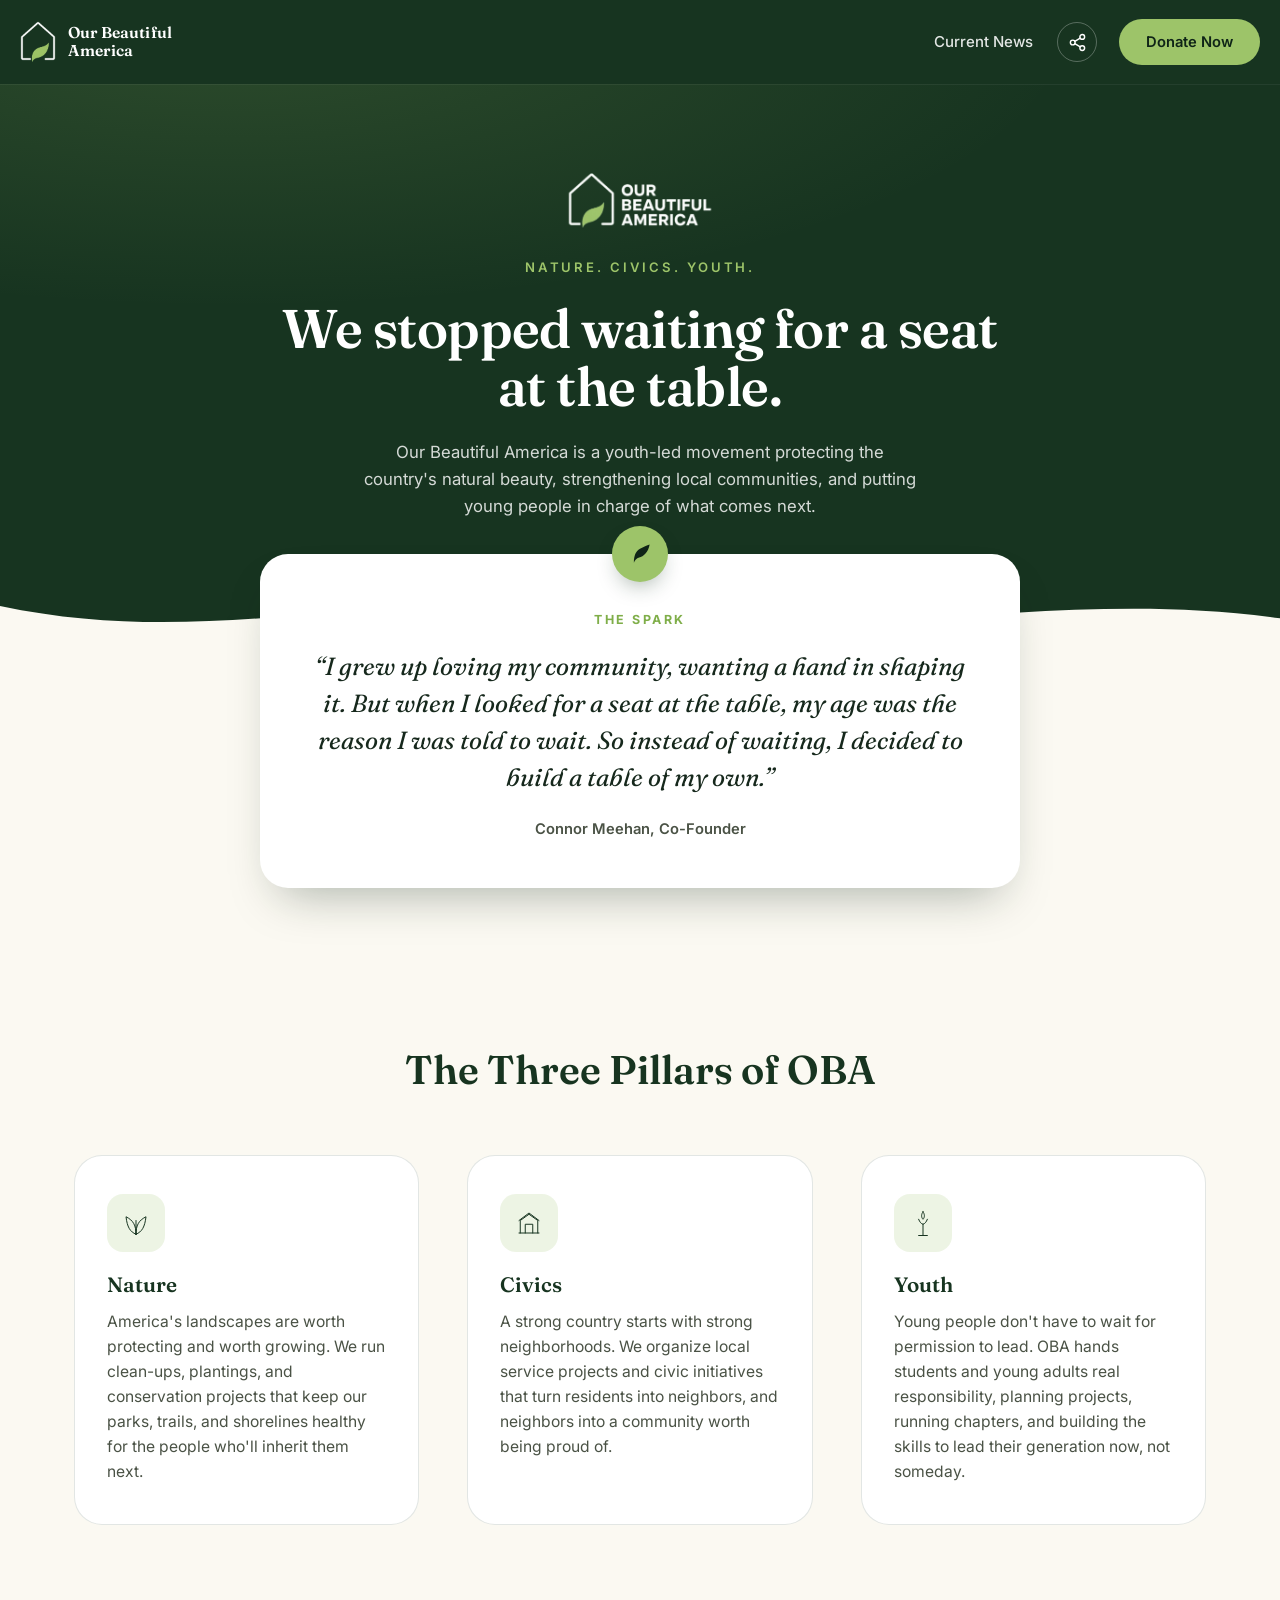
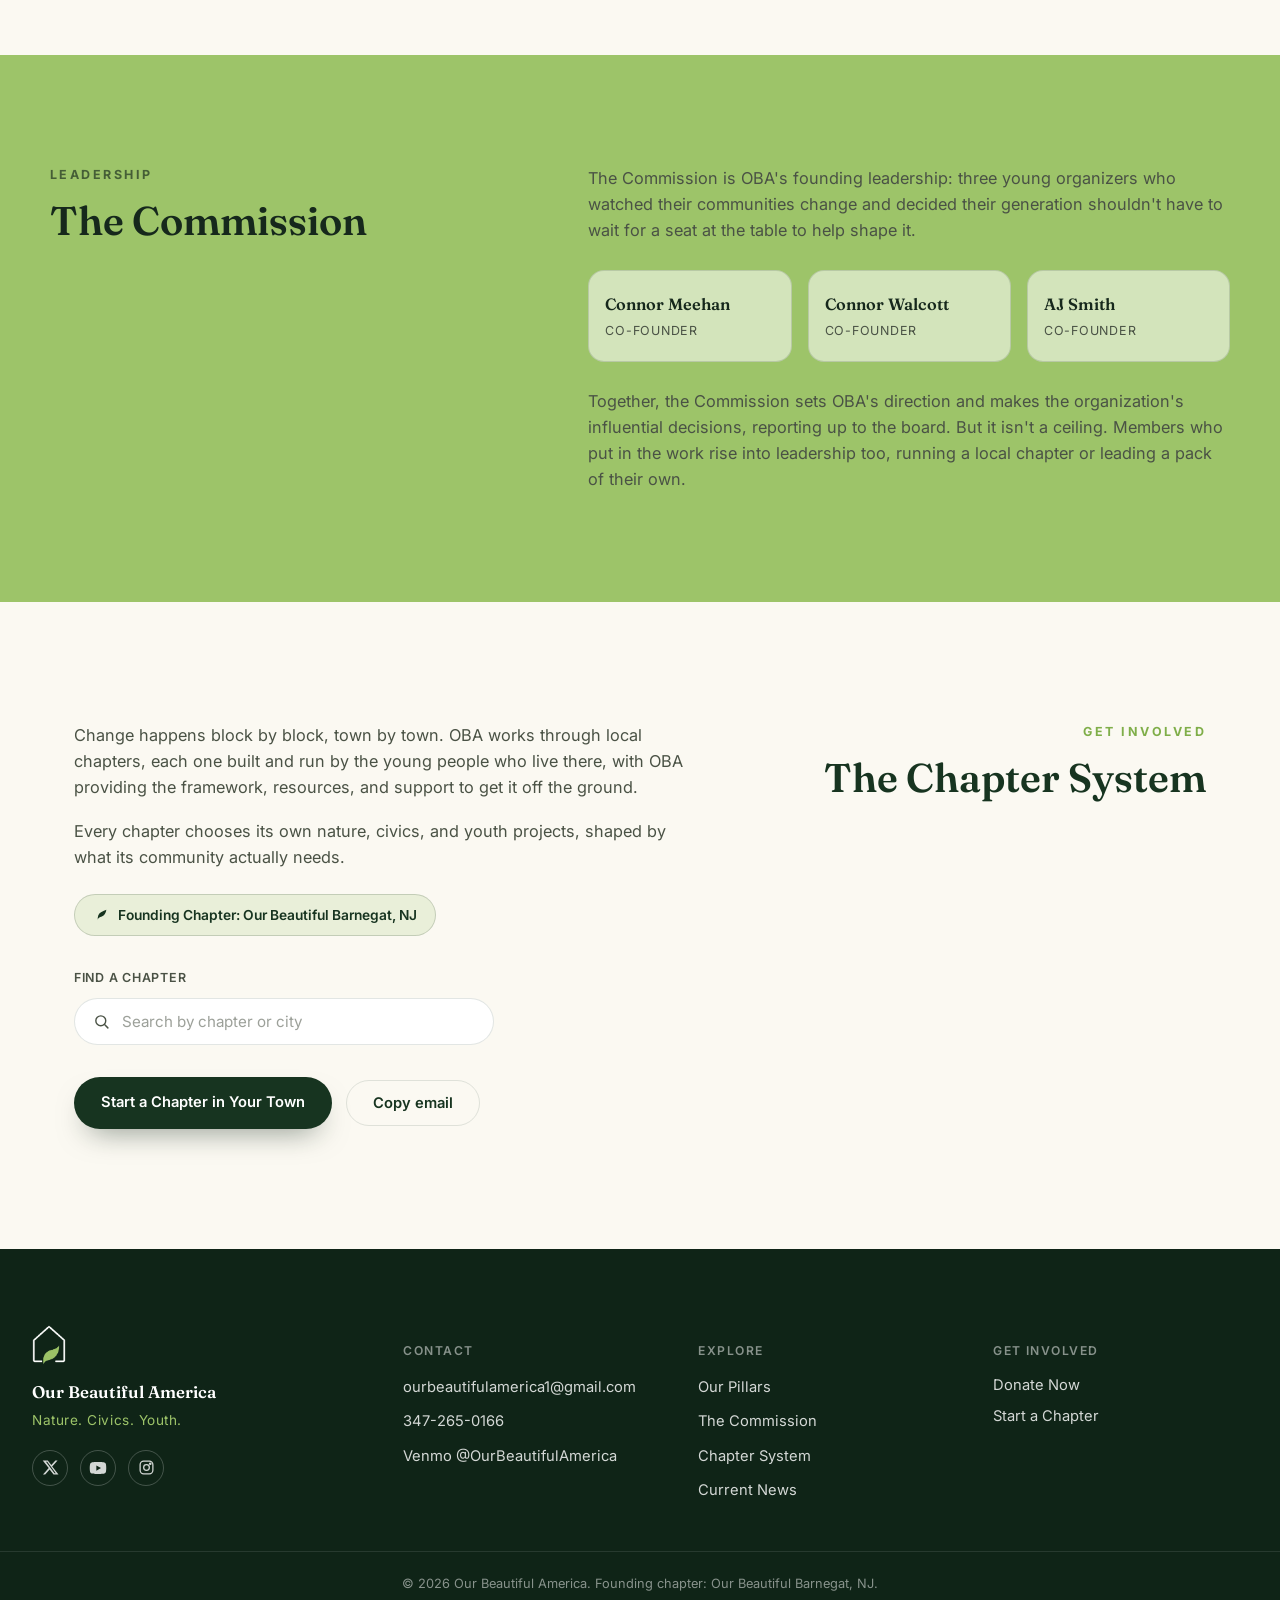
<file: index.html>
<!DOCTYPE html>
<html lang="en">
<head>
<meta charset="UTF-8">
<meta name="viewport" content="width=device-width, initial-scale=1.0">
<title>Our Beautiful America | Nature. Civics. Youth.</title>
<meta name="description" content="Our Beautiful America is a youth-led movement protecting the country's natural beauty, strengthening local communities, and putting young people in charge of what comes next.">
<link rel="icon" type="image/png" sizes="32x32" href="assets/images/favicon-32.png">
<link rel="icon" type="image/png" sizes="16x16" href="assets/images/favicon-16.png">
<link rel="apple-touch-icon" sizes="180x180" href="assets/images/favicon-180.png">
<link rel="preconnect" href="https://fonts.googleapis.com">
<link rel="preconnect" href="https://fonts.gstatic.com" crossorigin>
<link href="https://fonts.googleapis.com/css2?family=Fraunces:ital,opsz,wght@0,9..144,300;0,9..144,400;0,9..144,500;0,9..144,600;0,9..144,700;1,9..144,400;1,9..144,500&family=Inter:wght@400;500;600;700&display=swap" rel="stylesheet">
<link rel="stylesheet" href="css/styles.css">
</head>
<body>

<a class="skip-link" href="#main">Skip to content</a>

<header class="site-header">
  <div class="header-inner">
    <a class="brand" href="#top">
      <img class="brand-mark" src="assets/images/logo-mark.png" alt="">
      <span class="brand-word">Our Beautiful<br>America</span>
    </a>
    <nav class="site-nav" aria-label="Primary">
      <a class="nav-link" href="news.html">Current News</a>
      <div class="share-wrap">
        <button class="icon-btn" id="shareBtn" type="button" aria-haspopup="true" aria-expanded="false">
          <svg width="19" height="19" viewBox="0 0 24 24" fill="none" stroke="currentColor" stroke-width="1.8" stroke-linecap="round" stroke-linejoin="round"><circle cx="18" cy="5" r="3"/><circle cx="6" cy="12" r="3"/><circle cx="18" cy="19" r="3"/><line x1="8.6" y1="10.6" x2="15.4" y2="6.4"/><line x1="8.6" y1="13.4" x2="15.4" y2="17.6"/></svg>
          <span class="sr-only">Share</span>
        </button>
        <div class="share-menu" id="shareMenu">
          <p class="share-title">Share OBA</p>
          <a class="share-item" id="shareEmail" href="#">Email</a>
          <a class="share-item" id="shareX" href="#" target="_blank" rel="noopener">Share on X</a>
          <button class="share-item" id="copyLinkBtn" type="button">Copy link</button>
        </div>
      </div>
      <button class="btn btn-donate" id="donateBtn" type="button">Donate Now</button>
    </nav>
  </div>
</header>

<main id="main">

  <section class="hero" id="top">
    <div class="hero-inner">
      <img class="hero-logo" src="assets/images/logo-full.png" alt="Our Beautiful America">
      <p class="hero-eyebrow reveal">Nature. Civics. Youth.</p>
      <h1 class="hero-title reveal">We stopped waiting for a seat at the table.</h1>
      <p class="hero-sub reveal">Our Beautiful America is a youth-led movement protecting the country's natural beauty, strengthening local communities, and putting young people in charge of what comes next.</p>
    </div>
    <svg class="hero-leaf-divider" viewBox="0 0 1440 90" preserveAspectRatio="none" aria-hidden="true">
      <path d="M0,32 C240,90 420,4 720,40 C1020,76 1200,10 1440,48 L1440,90 L0,90 Z"></path>
    </svg>
  </section>

  <section class="spark" aria-label="The Spark">
    <div class="spark-card reveal">
      <span class="spark-leaf" aria-hidden="true">
        <svg viewBox="0 0 64 64" fill="none"><path d="M54 10c-3 18-14 27-24 30-6 2-10 6-12 12 0-16 4-26 14-32 8-5 16-8 22-10z" fill="currentColor"/></svg>
      </span>
      <span class="spark-eyebrow">The Spark</span>
      <blockquote class="spark-quote">“I grew up loving my community, wanting a hand in shaping it. But when I looked for a seat at the table, my age was the reason I was told to wait. So instead of waiting, I decided to build a table of my own.”</blockquote>
      <cite class="spark-cite">Connor Meehan, Co-Founder</cite>
    </div>
  </section>

  <section class="pillars" id="pillars">
    <h2 class="section-title reveal">The Three Pillars of OBA</h2>
    <div class="pillar-grid">

      <article class="pillar reveal">
        <div class="pillar-icon">
          <svg viewBox="0 0 48 48" fill="none" stroke="currentColor" stroke-width="1.6" stroke-linecap="round" stroke-linejoin="round"><path d="M24 42c0-14 4-22 16-28-2 16-6 24-16 28z"/><path d="M24 42c0-14-4-22-16-28 2 16 6 24 16 28z"/><path d="M24 20v22"/></svg>
        </div>
        <h3>Nature</h3>
        <p>America's landscapes are worth protecting and worth growing. We run clean-ups, plantings, and conservation projects that keep our parks, trails, and shorelines healthy for the people who'll inherit them next.</p>
      </article>

      <article class="pillar reveal">
        <div class="pillar-icon">
          <svg viewBox="0 0 48 48" fill="none" stroke="currentColor" stroke-width="1.6" stroke-linecap="round" stroke-linejoin="round"><path d="M8 40h32"/><path d="M10 40V20l14-10 14 10v20"/><path d="M18 40V26h12v14"/><path d="M8 20l16-12 16 12"/></svg>
        </div>
        <h3>Civics</h3>
        <p>A strong country starts with strong neighborhoods. We organize local service projects and civic initiatives that turn residents into neighbors, and neighbors into a community worth being proud of.</p>
      </article>

      <article class="pillar reveal">
        <div class="pillar-icon">
          <svg viewBox="0 0 48 48" fill="none" stroke="currentColor" stroke-width="1.6" stroke-linecap="round" stroke-linejoin="round"><path d="M24 6c3 4 3 9 0 12-3-3-3-8 0-12z"/><path d="M17 18c2 5 4 7 7 8 3-1 5-3 7-8"/><path d="M24 26v18"/><path d="M17 44h14"/></svg>
        </div>
        <h3>Youth</h3>
        <p>Young people don't have to wait for permission to lead. OBA hands students and young adults real responsibility, planning projects, running chapters, and building the skills to lead their generation now, not someday.</p>
      </article>

    </div>
  </section>

  <section class="commission" id="commission">
    <div class="commission-inner">
      <div class="commission-left reveal">
        <span class="section-eyebrow section-eyebrow-dark">Leadership</span>
        <h2 class="section-title section-title-dark">The Commission</h2>
      </div>
      <div class="commission-right reveal">
        <p>The Commission is OBA's founding leadership: three young organizers who watched their communities change and decided their generation shouldn't have to wait for a seat at the table to help shape it.</p>
        <div class="founders">
          <div class="founder">
            <span class="founder-name">Connor Meehan</span>
            <span class="founder-role">Co-Founder</span>
          </div>
          <div class="founder">
            <span class="founder-name">Connor Walcott</span>
            <span class="founder-role">Co-Founder</span>
          </div>
          <div class="founder">
            <span class="founder-name">AJ Smith</span>
            <span class="founder-role">Co-Founder</span>
          </div>
        </div>
        <p>Together, the Commission sets OBA's direction and makes the organization's influential decisions, reporting up to the board. But it isn't a ceiling. Members who put in the work rise into leadership too, running a local chapter or leading a pack of their own.</p>
      </div>
    </div>
  </section>

  <section class="chapters" id="chapters">
    <div class="chapters-inner">
      <div class="chapters-left reveal">
        <p>Change happens block by block, town by town. OBA works through local chapters, each one built and run by the young people who live there, with OBA providing the framework, resources, and support to get it off the ground.</p>
        <p>Every chapter chooses its own nature, civics, and youth projects, shaped by what its community actually needs.</p>
        <div class="badge">
          <svg viewBox="0 0 24 24" fill="currentColor" aria-hidden="true"><path d="M20 4c-1 7-5 10-9 11-2 1-4 2-4 5 0-6 1-10 5-12 3-2 6-3 8-4z"/></svg>
          Founding Chapter: Our Beautiful Barnegat, NJ
        </div>

        <div class="chapter-search">
          <label class="chapter-search-label" for="chapterSearchInput">Find a chapter</label>
          <div class="chapter-search-bar">
            <svg width="17" height="17" viewBox="0 0 24 24" fill="none" stroke="currentColor" stroke-width="2" stroke-linecap="round"><circle cx="11" cy="11" r="7"/><line x1="21" y1="21" x2="16.65" y2="16.65"/></svg>
            <input type="text" id="chapterSearchInput" placeholder="Search by chapter or city" autocomplete="off">
          </div>
          <div class="chapter-results" id="chapterResults" hidden></div>
        </div>

        <div class="chapters-cta">
          <a class="btn btn-primary" href="apply.html">Start a Chapter in Your Town</a>
          <button type="button" class="btn btn-ghost" id="copyEmailBtn">Copy email</button>
        </div>
      </div>
      <div class="chapters-right reveal">
        <span class="section-eyebrow">Get Involved</span>
        <h2 class="section-title">The Chapter System</h2>
      </div>
    </div>
  </section>

</main>

<footer class="site-footer">
  <div class="footer-inner">
    <div class="footer-brand">
      <img class="footer-mark" src="assets/images/logo-mark.png" alt="">
      <p class="footer-word">Our Beautiful America</p>
      <p class="footer-tag">Nature. Civics. Youth.</p>
      <div class="footer-social">
        <a href="https://x.com/OurBeautifulAm" target="_blank" rel="noopener" aria-label="Our Beautiful America on X">
          <svg width="17" height="17" viewBox="0 0 24 24" fill="currentColor"><path d="M18.9 2H22l-7.6 8.7L23.3 22h-7l-5.5-7.2L4.5 22H1.4l8.1-9.3L1 2h7.2l5 6.6L18.9 2zm-1.2 18h1.7L7.4 3.9H5.6L17.7 20z"/></svg>
        </a>
        <a href="https://www.youtube.com/@OurBeautifulAmerica" target="_blank" rel="noopener" aria-label="Our Beautiful America on YouTube">
          <svg width="18" height="18" viewBox="0 0 24 24" fill="currentColor"><path d="M23 12s0-3.6-.5-5.3c-.3-1-1.1-1.8-2.1-2.1C18.7 4 12 4 12 4s-6.7 0-8.4.6c-1 .3-1.8 1.1-2.1 2.1C1 8.4 1 12 1 12s0 3.6.5 5.3c.3 1 1.1 1.8 2.1 2.1C5.3 20 12 20 12 20s6.7 0 8.4-.6c1-.3 1.8-1.1 2.1-2.1.5-1.7.5-5.3.5-5.3zM9.8 15.5V8.5l6.2 3.5-6.2 3.5z"/></svg>
        </a>
        <a href="https://www.instagram.com/ourbeautifulamerica/" target="_blank" rel="noopener" aria-label="Our Beautiful America on Instagram">
          <svg width="17" height="17" viewBox="0 0 24 24" fill="none" stroke="currentColor" stroke-width="1.8"><rect x="3" y="3" width="18" height="18" rx="5"/><circle cx="12" cy="12" r="4"/><circle cx="17.3" cy="6.7" r="1"/></svg>
        </a>
      </div>
    </div>
    <div class="footer-col">
      <h4>Contact</h4>
      <a href="mailto:ourbeautifulamerica1@gmail.com">ourbeautifulamerica1@gmail.com</a>
      <a href="tel:+13472650166">347-265-0166</a>
      <span>Venmo @OurBeautifulAmerica</span>
    </div>
    <div class="footer-col">
      <h4>Explore</h4>
      <a href="#pillars">Our Pillars</a>
      <a href="#commission">The Commission</a>
      <a href="#chapters">Chapter System</a>
      <a href="news.html">Current News</a>
    </div>
    <div class="footer-col">
      <h4>Get Involved</h4>
      <button type="button" id="footerDonateBtn" class="footer-link-btn">Donate Now</button>
      <a href="apply.html">Start a Chapter</a>
    </div>
  </div>
  <div class="footer-bottom">
    <span>© 2026 Our Beautiful America. Founding chapter: Our Beautiful Barnegat, NJ.</span>
  </div>
</footer>

<div class="modal" id="donateModal" hidden>
  <div class="modal-backdrop" data-close></div>
  <div class="modal-card" role="dialog" aria-modal="true" aria-labelledby="donateTitle">
    <button class="modal-close" data-close type="button" aria-label="Close">
      <svg width="18" height="18" viewBox="0 0 24 24" fill="none" stroke="currentColor" stroke-width="2" stroke-linecap="round"><line x1="5" y1="5" x2="19" y2="19"/><line x1="19" y1="5" x2="5" y2="19"/></svg>
    </button>
    <span class="modal-eyebrow">Support OBA</span>
    <h3 id="donateTitle">Give what you can</h3>
    <p>Every dollar goes straight into local chapter projects: plantings, clean-ups, and community work led by young people.</p>

    <span class="amount-label" id="amountLabel">Give a suggested amount on Venmo</span>
    <div class="amount-row" role="group" aria-labelledby="amountLabel">
      <a class="amount-btn" data-amount="10" data-impact="Helps cover supplies for a chapter clean-up day.">$10</a>
      <a class="amount-btn" data-amount="25" data-impact="Funds a chapter's first project kit.">$25</a>
      <a class="amount-btn" data-amount="50" data-impact="Supports a month of chapter activities.">$50</a>
      <a class="amount-btn" data-amount="100" data-impact="Helps a brand new chapter get off the ground.">$100</a>
    </div>
    <p class="amount-impact" id="amountImpact" aria-live="polite">Pick an amount to open it in Venmo, or send whatever you can below.</p>

    <div class="venmo-box">
      <span class="venmo-label">Venmo</span>
      <span class="venmo-handle">@OurBeautifulAmerica</span>
      <button type="button" id="copyVenmoBtn">Copy</button>
    </div>
    <p class="modal-note">Prefer another way to give, or want to donate as a business? Email us at <a href="mailto:ourbeautifulamerica1@gmail.com">ourbeautifulamerica1@gmail.com</a>.</p>
  </div>
</div>

<script src="js/content.js"></script>
<script src="js/main.js"></script>
</body>
</html>
</file>
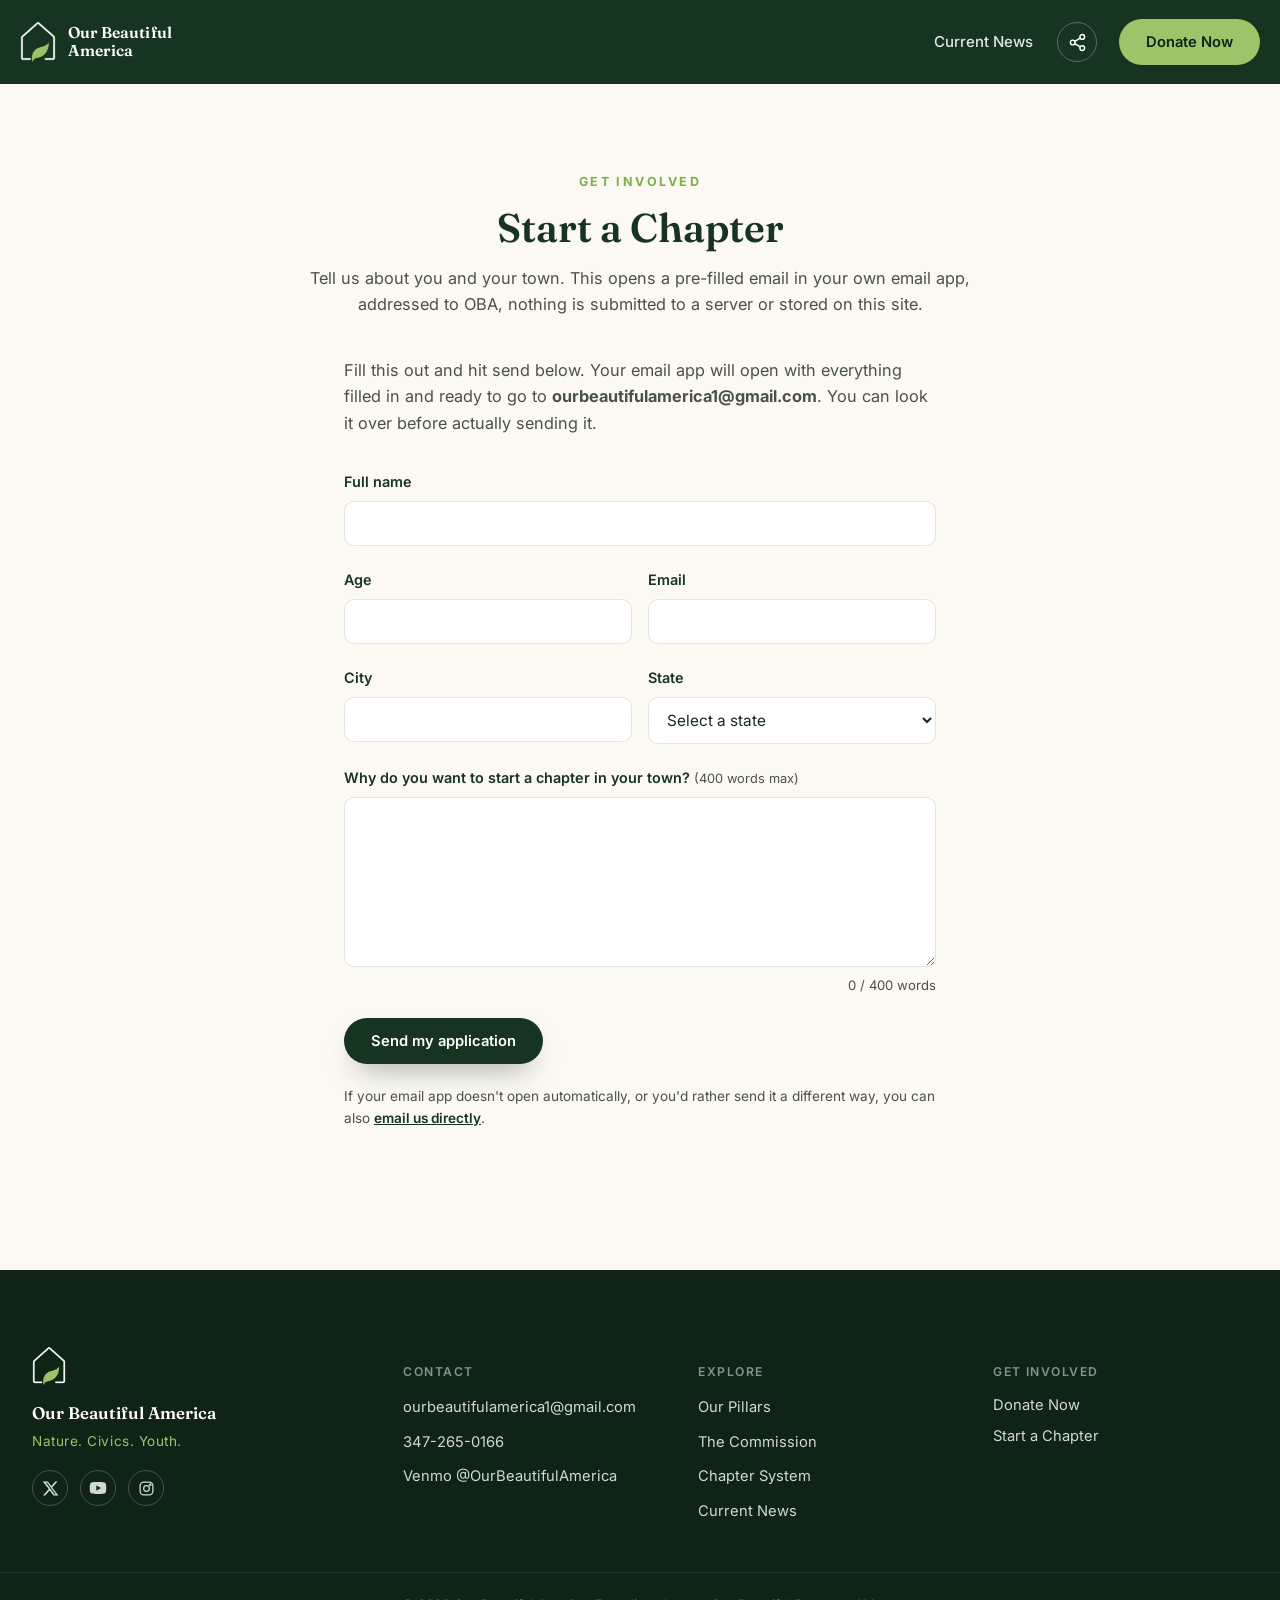
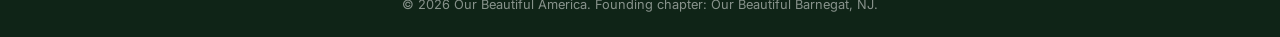
<file: apply.html>
<!DOCTYPE html>
<html lang="en">
<head>
<meta charset="UTF-8">
<meta name="viewport" content="width=device-width, initial-scale=1.0">
<title>Start a Chapter | Our Beautiful America</title>
<meta name="description" content="Apply to start a local Our Beautiful America chapter in your town or city.">
<link rel="icon" type="image/png" sizes="32x32" href="assets/images/favicon-32.png">
<link rel="icon" type="image/png" sizes="16x16" href="assets/images/favicon-16.png">
<link rel="apple-touch-icon" sizes="180x180" href="assets/images/favicon-180.png">
<link rel="preconnect" href="https://fonts.googleapis.com">
<link rel="preconnect" href="https://fonts.gstatic.com" crossorigin>
<link href="https://fonts.googleapis.com/css2?family=Fraunces:ital,opsz,wght@0,9..144,300;0,9..144,400;0,9..144,500;0,9..144,600;0,9..144,700;1,9..144,400;1,9..144,500&family=Inter:wght@400;500;600;700&display=swap" rel="stylesheet">
<link rel="stylesheet" href="css/styles.css">
</head>
<body>

<a class="skip-link" href="#main">Skip to content</a>

<header class="site-header">
  <div class="header-inner">
    <a class="brand" href="index.html">
      <img class="brand-mark" src="assets/images/logo-mark.png" alt="">
      <span class="brand-word">Our Beautiful<br>America</span>
    </a>
    <nav class="site-nav" aria-label="Primary">
      <a class="nav-link" href="news.html">Current News</a>
      <div class="share-wrap">
        <button class="icon-btn" id="shareBtn" type="button" aria-haspopup="true" aria-expanded="false">
          <svg width="19" height="19" viewBox="0 0 24 24" fill="none" stroke="currentColor" stroke-width="1.8" stroke-linecap="round" stroke-linejoin="round"><circle cx="18" cy="5" r="3"/><circle cx="6" cy="12" r="3"/><circle cx="18" cy="19" r="3"/><line x1="8.6" y1="10.6" x2="15.4" y2="6.4"/><line x1="8.6" y1="13.4" x2="15.4" y2="17.6"/></svg>
          <span class="sr-only">Share</span>
        </button>
        <div class="share-menu" id="shareMenu">
          <p class="share-title">Share OBA</p>
          <a class="share-item" id="shareEmail" href="#">Email</a>
          <a class="share-item" id="shareX" href="#" target="_blank" rel="noopener">Share on X</a>
          <button class="share-item" id="copyLinkBtn" type="button">Copy link</button>
        </div>
      </div>
      <button class="btn btn-donate" id="donateBtn" type="button">Donate Now</button>
    </nav>
  </div>
</header>

<main id="main">
  <section class="news-hero">
    <span class="section-eyebrow">Get Involved</span>
    <h1 class="section-title">Start a Chapter</h1>
    <p class="news-hero-sub">Tell us about you and your town. This opens a pre-filled email in your own email app, addressed to OBA, nothing is submitted to a server or stored on this site.</p>
  </section>

  <section class="apply-section">
    <p class="apply-intro">Fill this out and hit send below. Your email app will open with everything filled in and ready to go to <strong>ourbeautifulamerica1@gmail.com</strong>. You can look it over before actually sending it.</p>

    <form class="apply-form" id="applyForm" novalidate>

      <div class="form-row">
        <label for="applyName">Full name</label>
        <input type="text" id="applyName" name="applyName" autocomplete="name" required>
      </div>

      <div class="form-row-split">
        <div class="form-row">
          <label for="applyAge">Age</label>
          <input type="number" id="applyAge" name="applyAge" min="10" max="100" autocomplete="off" required>
        </div>
        <div class="form-row">
          <label for="applyEmail">Email</label>
          <input type="email" id="applyEmail" name="applyEmail" autocomplete="email" required>
        </div>
      </div>

      <div class="form-row-split">
        <div class="form-row">
          <label for="applyCity">City</label>
          <input type="text" id="applyCity" name="applyCity" autocomplete="address-level2" required>
        </div>
        <div class="form-row">
          <label for="applyState">State</label>
          <select id="applyState" name="applyState" autocomplete="address-level1" required>
            <option value="" disabled selected>Select a state</option>
            <option>AL</option><option>AK</option><option>AZ</option><option>AR</option><option>CA</option>
            <option>CO</option><option>CT</option><option>DE</option><option>DC</option><option>FL</option>
            <option>GA</option><option>HI</option><option>ID</option><option>IL</option><option>IN</option>
            <option>IA</option><option>KS</option><option>KY</option><option>LA</option><option>ME</option>
            <option>MD</option><option>MA</option><option>MI</option><option>MN</option><option>MS</option>
            <option>MO</option><option>MT</option><option>NE</option><option>NV</option><option>NH</option>
            <option>NJ</option><option>NM</option><option>NY</option><option>NC</option><option>ND</option>
            <option>OH</option><option>OK</option><option>OR</option><option>PA</option><option>RI</option>
            <option>SC</option><option>SD</option><option>TN</option><option>TX</option><option>UT</option>
            <option>VT</option><option>VA</option><option>WA</option><option>WV</option><option>WI</option>
            <option>WY</option>
          </select>
        </div>
      </div>

      <div class="form-row">
        <label for="applyReason">Why do you want to start a chapter in your town? <span class="form-hint">(400 words max)</span></label>
        <textarea id="applyReason" name="applyReason" required></textarea>
        <span class="word-count" id="wordCount">0 / 400 words</span>
      </div>

      <div>
        <button type="submit" class="btn btn-primary">Send my application</button>
      </div>

      <p class="apply-status" id="applyStatus" role="status" hidden></p>

      <p class="apply-fallback">If your email app doesn't open automatically, or you'd rather send it a different way, you can also
        <a href="mailto:ourbeautifulamerica1@gmail.com?subject=Starting%20a%20Chapter" id="applyFallbackLink">email us directly</a>.
      </p>

    </form>
  </section>
</main>

<footer class="site-footer">
  <div class="footer-inner">
    <div class="footer-brand">
      <img class="footer-mark" src="assets/images/logo-mark.png" alt="">
      <p class="footer-word">Our Beautiful America</p>
      <p class="footer-tag">Nature. Civics. Youth.</p>
      <div class="footer-social">
        <a href="https://x.com/OurBeautifulAm" target="_blank" rel="noopener" aria-label="Our Beautiful America on X">
          <svg width="17" height="17" viewBox="0 0 24 24" fill="currentColor"><path d="M18.9 2H22l-7.6 8.7L23.3 22h-7l-5.5-7.2L4.5 22H1.4l8.1-9.3L1 2h7.2l5 6.6L18.9 2zm-1.2 18h1.7L7.4 3.9H5.6L17.7 20z"/></svg>
        </a>
        <a href="https://www.youtube.com/@OurBeautifulAmerica" target="_blank" rel="noopener" aria-label="Our Beautiful America on YouTube">
          <svg width="18" height="18" viewBox="0 0 24 24" fill="currentColor"><path d="M23 12s0-3.6-.5-5.3c-.3-1-1.1-1.8-2.1-2.1C18.7 4 12 4 12 4s-6.7 0-8.4.6c-1 .3-1.8 1.1-2.1 2.1C1 8.4 1 12 1 12s0 3.6.5 5.3c.3 1 1.1 1.8 2.1 2.1C5.3 20 12 20 12 20s6.7 0 8.4-.6c1-.3 1.8-1.1 2.1-2.1.5-1.7.5-5.3.5-5.3zM9.8 15.5V8.5l6.2 3.5-6.2 3.5z"/></svg>
        </a>
        <a href="https://www.instagram.com/ourbeautifulamerica/" target="_blank" rel="noopener" aria-label="Our Beautiful America on Instagram">
          <svg width="17" height="17" viewBox="0 0 24 24" fill="none" stroke="currentColor" stroke-width="1.8"><rect x="3" y="3" width="18" height="18" rx="5"/><circle cx="12" cy="12" r="4"/><circle cx="17.3" cy="6.7" r="1"/></svg>
        </a>
      </div>
    </div>
    <div class="footer-col">
      <h4>Contact</h4>
      <a href="mailto:ourbeautifulamerica1@gmail.com">ourbeautifulamerica1@gmail.com</a>
      <a href="tel:+13472650166">347-265-0166</a>
      <span>Venmo @OurBeautifulAmerica</span>
    </div>
    <div class="footer-col">
      <h4>Explore</h4>
      <a href="index.html#pillars">Our Pillars</a>
      <a href="index.html#commission">The Commission</a>
      <a href="index.html#chapters">Chapter System</a>
      <a href="news.html">Current News</a>
    </div>
    <div class="footer-col">
      <h4>Get Involved</h4>
      <button type="button" id="footerDonateBtn" class="footer-link-btn">Donate Now</button>
      <a href="apply.html">Start a Chapter</a>
    </div>
  </div>
  <div class="footer-bottom">
    <span>© 2026 Our Beautiful America. Founding chapter: Our Beautiful Barnegat, NJ.</span>
  </div>
</footer>

<div class="modal" id="donateModal" hidden>
  <div class="modal-backdrop" data-close></div>
  <div class="modal-card" role="dialog" aria-modal="true" aria-labelledby="donateTitle">
    <button class="modal-close" data-close type="button" aria-label="Close">
      <svg width="18" height="18" viewBox="0 0 24 24" fill="none" stroke="currentColor" stroke-width="2" stroke-linecap="round"><line x1="5" y1="5" x2="19" y2="19"/><line x1="19" y1="5" x2="5" y2="19"/></svg>
    </button>
    <span class="modal-eyebrow">Support OBA</span>
    <h3 id="donateTitle">Give what you can</h3>
    <p>Every dollar goes straight into local chapter projects: plantings, clean-ups, and community work led by young people.</p>

    <span class="amount-label" id="amountLabel">Give a suggested amount on Venmo</span>
    <div class="amount-row" role="group" aria-labelledby="amountLabel">
      <a class="amount-btn" data-amount="10" data-impact="Helps cover supplies for a chapter clean-up day.">$10</a>
      <a class="amount-btn" data-amount="25" data-impact="Funds a chapter's first project kit.">$25</a>
      <a class="amount-btn" data-amount="50" data-impact="Supports a month of chapter activities.">$50</a>
      <a class="amount-btn" data-amount="100" data-impact="Helps a brand new chapter get off the ground.">$100</a>
    </div>
    <p class="amount-impact" id="amountImpact" aria-live="polite">Pick an amount to open it in Venmo, or send whatever you can below.</p>

    <div class="venmo-box">
      <span class="venmo-label">Venmo</span>
      <span class="venmo-handle">@OurBeautifulAmerica</span>
      <button type="button" id="copyVenmoBtn">Copy</button>
    </div>
    <p class="modal-note">Prefer another way to give, or want to donate as a business? Email us at <a href="mailto:ourbeautifulamerica1@gmail.com">ourbeautifulamerica1@gmail.com</a>.</p>
  </div>
</div>

<script src="js/main.js"></script>
<script src="js/apply.js"></script>
</body>
</html>
</file>
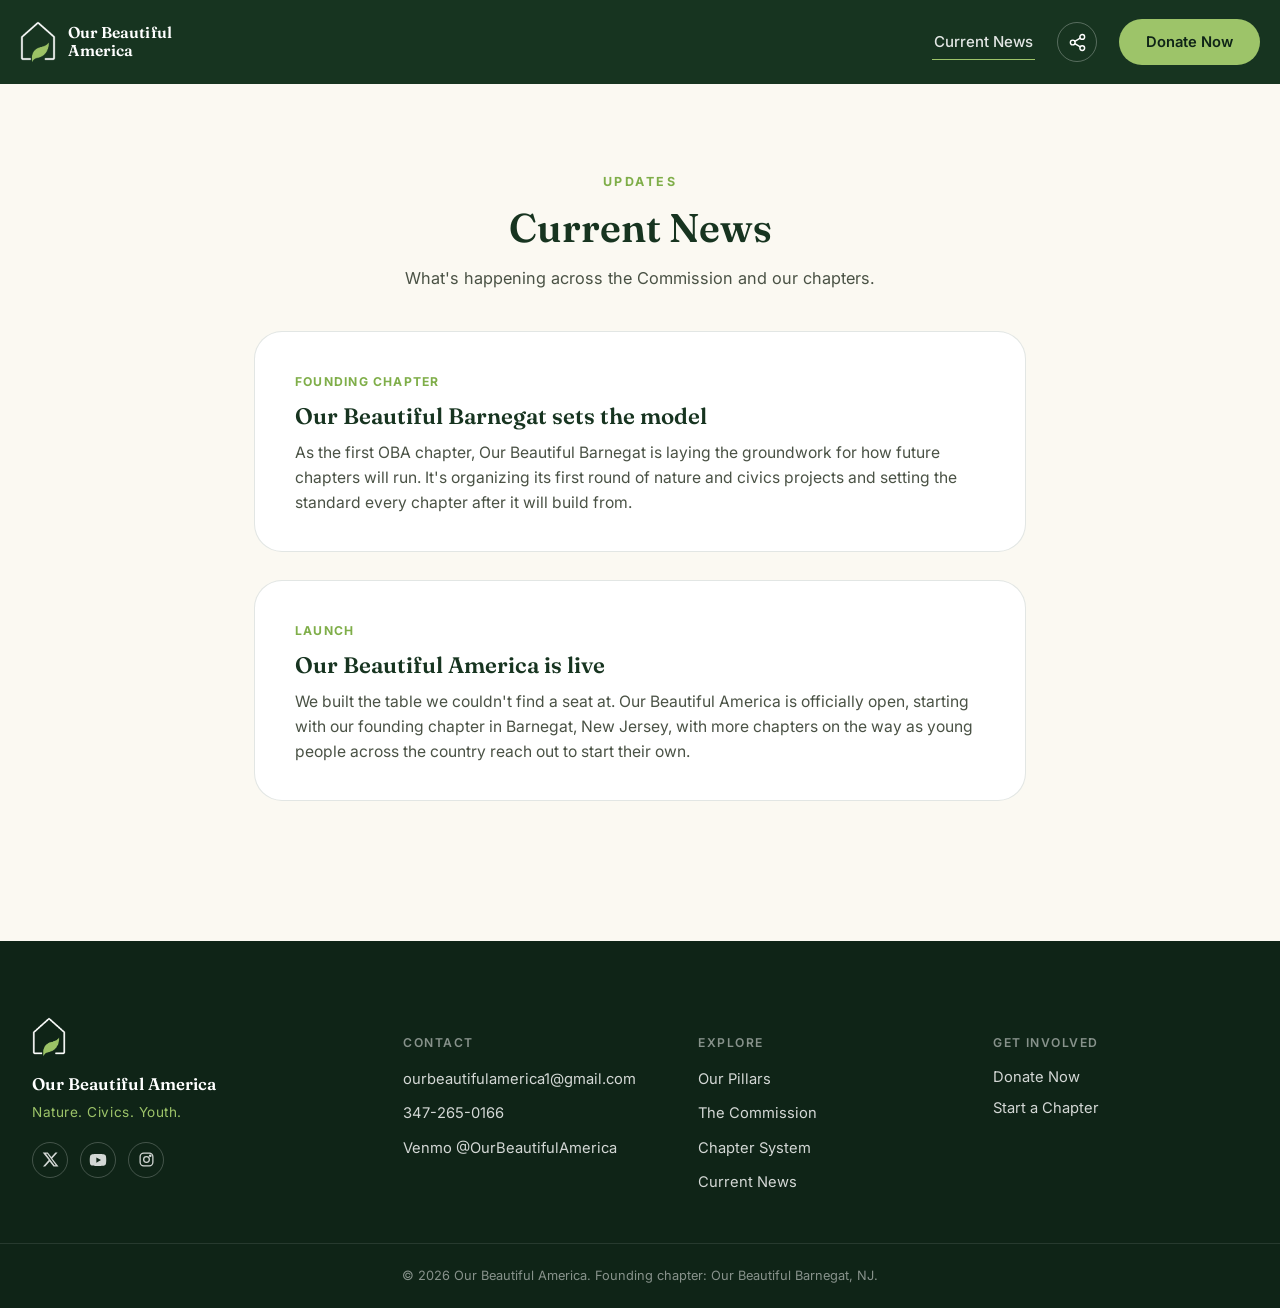
<file: news.html>
<!DOCTYPE html>
<html lang="en">
<head>
<meta charset="UTF-8">
<meta name="viewport" content="width=device-width, initial-scale=1.0">
<title>Current News | Our Beautiful America</title>
<meta name="description" content="Updates, chapter news, and events from Our Beautiful America.">
<link rel="icon" type="image/png" sizes="32x32" href="assets/images/favicon-32.png">
<link rel="icon" type="image/png" sizes="16x16" href="assets/images/favicon-16.png">
<link rel="apple-touch-icon" sizes="180x180" href="assets/images/favicon-180.png">
<link rel="preconnect" href="https://fonts.googleapis.com">
<link rel="preconnect" href="https://fonts.gstatic.com" crossorigin>
<link href="https://fonts.googleapis.com/css2?family=Fraunces:ital,opsz,wght@0,9..144,300;0,9..144,400;0,9..144,500;0,9..144,600;0,9..144,700;1,9..144,400;1,9..144,500&family=Inter:wght@400;500;600;700&display=swap" rel="stylesheet">
<link rel="stylesheet" href="css/styles.css">
</head>
<body>

<a class="skip-link" href="#main">Skip to content</a>

<header class="site-header">
  <div class="header-inner">
    <a class="brand" href="index.html">
      <img class="brand-mark" src="assets/images/logo-mark.png" alt="">
      <span class="brand-word">Our Beautiful<br>America</span>
    </a>
    <nav class="site-nav" aria-label="Primary">
      <a class="nav-link nav-link-active" href="news.html">Current News</a>
      <div class="share-wrap">
        <button class="icon-btn" id="shareBtn" type="button" aria-haspopup="true" aria-expanded="false">
          <svg width="19" height="19" viewBox="0 0 24 24" fill="none" stroke="currentColor" stroke-width="1.8" stroke-linecap="round" stroke-linejoin="round"><circle cx="18" cy="5" r="3"/><circle cx="6" cy="12" r="3"/><circle cx="18" cy="19" r="3"/><line x1="8.6" y1="10.6" x2="15.4" y2="6.4"/><line x1="8.6" y1="13.4" x2="15.4" y2="17.6"/></svg>
          <span class="sr-only">Share</span>
        </button>
        <div class="share-menu" id="shareMenu">
          <p class="share-title">Share OBA</p>
          <a class="share-item" id="shareEmail" href="#">Email</a>
          <a class="share-item" id="shareX" href="#" target="_blank" rel="noopener">Share on X</a>
          <button class="share-item" id="copyLinkBtn" type="button">Copy link</button>
        </div>
      </div>
      <button class="btn btn-donate" id="donateBtn" type="button">Donate Now</button>
    </nav>
  </div>
</header>

<main id="main">
  <section class="news-hero">
    <span class="section-eyebrow">Updates</span>
    <h1 class="section-title">Current News</h1>
    <p class="news-hero-sub">What's happening across the Commission and our chapters.</p>
  </section>

  <section class="news-list" id="newsList">

    <article class="post reveal">
      <span class="post-date">Launch</span>
      <h2>Our Beautiful America is live</h2>
      <p>We built the table we couldn't find a seat at. Our Beautiful America is officially open, starting with our founding chapter in Barnegat, New Jersey, with more chapters on the way as young people across the country reach out to start their own.</p>
    </article>

    <article class="post reveal">
      <span class="post-date">Founding Chapter</span>
      <h2>Our Beautiful Barnegat sets the model</h2>
      <p>As the first OBA chapter, Our Beautiful Barnegat is laying the groundwork for how future chapters will run. It's organizing its first round of nature and civics projects and setting the standard every chapter after it will build from.</p>
    </article>

  </section>
</main>

<footer class="site-footer">
  <div class="footer-inner">
    <div class="footer-brand">
      <img class="footer-mark" src="assets/images/logo-mark.png" alt="">
      <p class="footer-word">Our Beautiful America</p>
      <p class="footer-tag">Nature. Civics. Youth.</p>
      <div class="footer-social">
        <a href="https://x.com/OurBeautifulAm" target="_blank" rel="noopener" aria-label="Our Beautiful America on X">
          <svg width="17" height="17" viewBox="0 0 24 24" fill="currentColor"><path d="M18.9 2H22l-7.6 8.7L23.3 22h-7l-5.5-7.2L4.5 22H1.4l8.1-9.3L1 2h7.2l5 6.6L18.9 2zm-1.2 18h1.7L7.4 3.9H5.6L17.7 20z"/></svg>
        </a>
        <a href="https://www.youtube.com/@OurBeautifulAmerica" target="_blank" rel="noopener" aria-label="Our Beautiful America on YouTube">
          <svg width="18" height="18" viewBox="0 0 24 24" fill="currentColor"><path d="M23 12s0-3.6-.5-5.3c-.3-1-1.1-1.8-2.1-2.1C18.7 4 12 4 12 4s-6.7 0-8.4.6c-1 .3-1.8 1.1-2.1 2.1C1 8.4 1 12 1 12s0 3.6.5 5.3c.3 1 1.1 1.8 2.1 2.1C5.3 20 12 20 12 20s6.7 0 8.4-.6c1-.3 1.8-1.1 2.1-2.1.5-1.7.5-5.3.5-5.3zM9.8 15.5V8.5l6.2 3.5-6.2 3.5z"/></svg>
        </a>
        <a href="https://www.instagram.com/ourbeautifulamerica/" target="_blank" rel="noopener" aria-label="Our Beautiful America on Instagram">
          <svg width="17" height="17" viewBox="0 0 24 24" fill="none" stroke="currentColor" stroke-width="1.8"><rect x="3" y="3" width="18" height="18" rx="5"/><circle cx="12" cy="12" r="4"/><circle cx="17.3" cy="6.7" r="1"/></svg>
        </a>
      </div>
    </div>
    <div class="footer-col">
      <h4>Contact</h4>
      <a href="mailto:ourbeautifulamerica1@gmail.com">ourbeautifulamerica1@gmail.com</a>
      <a href="tel:+13472650166">347-265-0166</a>
      <span>Venmo @OurBeautifulAmerica</span>
    </div>
    <div class="footer-col">
      <h4>Explore</h4>
      <a href="index.html#pillars">Our Pillars</a>
      <a href="index.html#commission">The Commission</a>
      <a href="index.html#chapters">Chapter System</a>
      <a href="news.html">Current News</a>
    </div>
    <div class="footer-col">
      <h4>Get Involved</h4>
      <button type="button" id="footerDonateBtn" class="footer-link-btn">Donate Now</button>
      <a href="apply.html">Start a Chapter</a>
    </div>
  </div>
  <div class="footer-bottom">
    <span>© 2026 Our Beautiful America. Founding chapter: Our Beautiful Barnegat, NJ.</span>
  </div>
</footer>

<div class="modal" id="donateModal" hidden>
  <div class="modal-backdrop" data-close></div>
  <div class="modal-card" role="dialog" aria-modal="true" aria-labelledby="donateTitle">
    <button class="modal-close" data-close type="button" aria-label="Close">
      <svg width="18" height="18" viewBox="0 0 24 24" fill="none" stroke="currentColor" stroke-width="2" stroke-linecap="round"><line x1="5" y1="5" x2="19" y2="19"/><line x1="19" y1="5" x2="5" y2="19"/></svg>
    </button>
    <span class="modal-eyebrow">Support OBA</span>
    <h3 id="donateTitle">Give what you can</h3>
    <p>Every dollar goes straight into local chapter projects: plantings, clean-ups, and community work led by young people.</p>

    <span class="amount-label" id="amountLabel">Give a suggested amount on Venmo</span>
    <div class="amount-row" role="group" aria-labelledby="amountLabel">
      <a class="amount-btn" data-amount="10" data-impact="Helps cover supplies for a chapter clean-up day.">$10</a>
      <a class="amount-btn" data-amount="25" data-impact="Funds a chapter's first project kit.">$25</a>
      <a class="amount-btn" data-amount="50" data-impact="Supports a month of chapter activities.">$50</a>
      <a class="amount-btn" data-amount="100" data-impact="Helps a brand new chapter get off the ground.">$100</a>
    </div>
    <p class="amount-impact" id="amountImpact" aria-live="polite">Pick an amount to open it in Venmo, or send whatever you can below.</p>

    <div class="venmo-box">
      <span class="venmo-label">Venmo</span>
      <span class="venmo-handle">@OurBeautifulAmerica</span>
      <button type="button" id="copyVenmoBtn">Copy</button>
    </div>
    <p class="modal-note">Prefer another way to give, or want to donate as a business? Email us at <a href="mailto:ourbeautifulamerica1@gmail.com">ourbeautifulamerica1@gmail.com</a>.</p>
  </div>
</div>

<script src="js/content.js"></script>
<script src="js/main.js"></script>
</body>
</html>
</file>
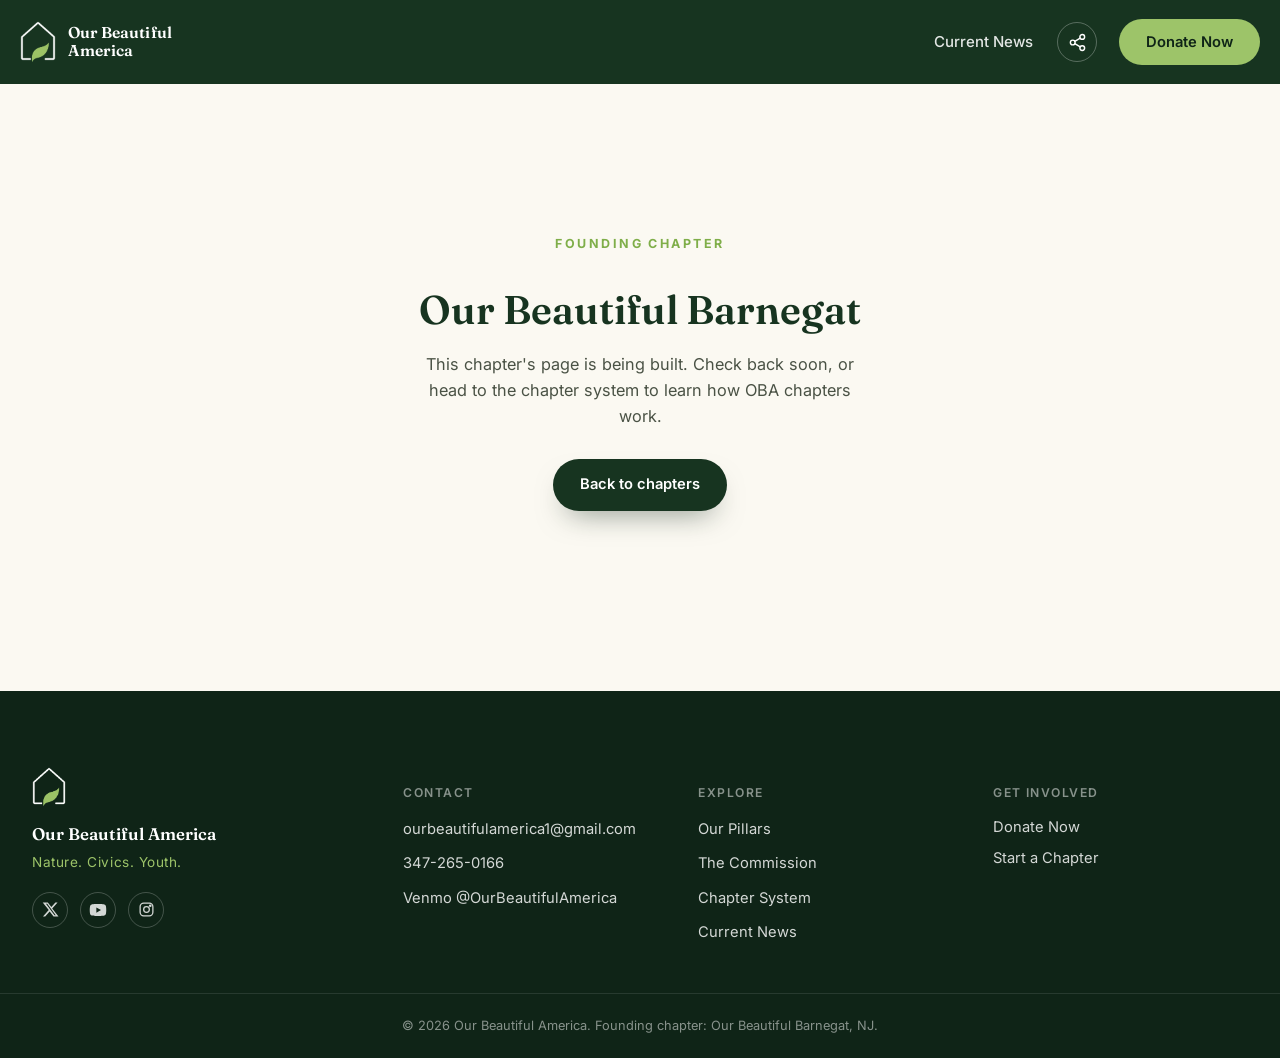
<file: chapters/our-beautiful-barnegat.html>
<!DOCTYPE html>
<html lang="en">
<head>
<meta charset="UTF-8">
<meta name="viewport" content="width=device-width, initial-scale=1.0">
<title>Our Beautiful Barnegat | Our Beautiful America</title>
<meta name="description" content="The founding chapter of Our Beautiful America, based in Barnegat, New Jersey.">
<link rel="icon" type="image/png" sizes="32x32" href="../assets/images/favicon-32.png">
<link rel="icon" type="image/png" sizes="16x16" href="../assets/images/favicon-16.png">
<link rel="apple-touch-icon" sizes="180x180" href="../assets/images/favicon-180.png">
<link rel="preconnect" href="https://fonts.googleapis.com">
<link rel="preconnect" href="https://fonts.gstatic.com" crossorigin>
<link href="https://fonts.googleapis.com/css2?family=Fraunces:ital,opsz,wght@0,9..144,300;0,9..144,400;0,9..144,500;0,9..144,600;0,9..144,700;1,9..144,400;1,9..144,500&family=Inter:wght@400;500;600;700&display=swap" rel="stylesheet">
<link rel="stylesheet" href="../css/styles.css">
</head>
<body>

<a class="skip-link" href="#main">Skip to content</a>

<header class="site-header">
  <div class="header-inner">
    <a class="brand" href="../index.html">
      <img class="brand-mark" src="../assets/images/logo-mark.png" alt="">
      <span class="brand-word">Our Beautiful<br>America</span>
    </a>
    <nav class="site-nav" aria-label="Primary">
      <a class="nav-link" href="../news.html">Current News</a>
      <div class="share-wrap">
        <button class="icon-btn" id="shareBtn" type="button" aria-haspopup="true" aria-expanded="false">
          <svg width="19" height="19" viewBox="0 0 24 24" fill="none" stroke="currentColor" stroke-width="1.8" stroke-linecap="round" stroke-linejoin="round"><circle cx="18" cy="5" r="3"/><circle cx="6" cy="12" r="3"/><circle cx="18" cy="19" r="3"/><line x1="8.6" y1="10.6" x2="15.4" y2="6.4"/><line x1="8.6" y1="13.4" x2="15.4" y2="17.6"/></svg>
          <span class="sr-only">Share</span>
        </button>
        <div class="share-menu" id="shareMenu">
          <p class="share-title">Share OBA</p>
          <a class="share-item" id="shareEmail" href="#">Email</a>
          <a class="share-item" id="shareX" href="#" target="_blank" rel="noopener">Share on X</a>
          <button class="share-item" id="copyLinkBtn" type="button">Copy link</button>
        </div>
      </div>
      <button class="btn btn-donate" id="donateBtn" type="button">Donate Now</button>
    </nav>
  </div>
</header>

<main id="main">
  <section class="chapter-stub">
    <span class="section-eyebrow">Founding Chapter</span>
    <h1 class="section-title">Our Beautiful Barnegat</h1>
    <p class="chapter-stub-text">This chapter's page is being built. Check back soon, or head to <a href="../index.html#chapters">the chapter system</a> to learn how OBA chapters work.</p>
    <a class="btn btn-primary" href="../index.html#chapters">Back to chapters</a>
  </section>
</main>

<footer class="site-footer">
  <div class="footer-inner">
    <div class="footer-brand">
      <img class="footer-mark" src="../assets/images/logo-mark.png" alt="">
      <p class="footer-word">Our Beautiful America</p>
      <p class="footer-tag">Nature. Civics. Youth.</p>
      <div class="footer-social">
        <a href="https://x.com/OurBeautifulAm" target="_blank" rel="noopener" aria-label="Our Beautiful America on X">
          <svg width="17" height="17" viewBox="0 0 24 24" fill="currentColor"><path d="M18.9 2H22l-7.6 8.7L23.3 22h-7l-5.5-7.2L4.5 22H1.4l8.1-9.3L1 2h7.2l5 6.6L18.9 2zm-1.2 18h1.7L7.4 3.9H5.6L17.7 20z"/></svg>
        </a>
        <a href="https://www.youtube.com/@OurBeautifulAmerica" target="_blank" rel="noopener" aria-label="Our Beautiful America on YouTube">
          <svg width="18" height="18" viewBox="0 0 24 24" fill="currentColor"><path d="M23 12s0-3.6-.5-5.3c-.3-1-1.1-1.8-2.1-2.1C18.7 4 12 4 12 4s-6.7 0-8.4.6c-1 .3-1.8 1.1-2.1 2.1C1 8.4 1 12 1 12s0 3.6.5 5.3c.3 1 1.1 1.8 2.1 2.1C5.3 20 12 20 12 20s6.7 0 8.4-.6c1-.3 1.8-1.1 2.1-2.1.5-1.7.5-5.3.5-5.3zM9.8 15.5V8.5l6.2 3.5-6.2 3.5z"/></svg>
        </a>
        <a href="https://www.instagram.com/ourbeautifulamerica/" target="_blank" rel="noopener" aria-label="Our Beautiful America on Instagram">
          <svg width="17" height="17" viewBox="0 0 24 24" fill="none" stroke="currentColor" stroke-width="1.8"><rect x="3" y="3" width="18" height="18" rx="5"/><circle cx="12" cy="12" r="4"/><circle cx="17.3" cy="6.7" r="1"/></svg>
        </a>
      </div>
    </div>
    <div class="footer-col">
      <h4>Contact</h4>
      <a href="mailto:ourbeautifulamerica1@gmail.com">ourbeautifulamerica1@gmail.com</a>
      <a href="tel:+13472650166">347-265-0166</a>
      <span>Venmo @OurBeautifulAmerica</span>
    </div>
    <div class="footer-col">
      <h4>Explore</h4>
      <a href="../index.html#pillars">Our Pillars</a>
      <a href="../index.html#commission">The Commission</a>
      <a href="../index.html#chapters">Chapter System</a>
      <a href="../news.html">Current News</a>
    </div>
    <div class="footer-col">
      <h4>Get Involved</h4>
      <button type="button" id="footerDonateBtn" class="footer-link-btn">Donate Now</button>
      <a href="mailto:ourbeautifulamerica1@gmail.com?subject=Starting%20a%20Chapter">Start a Chapter</a>
    </div>
  </div>
  <div class="footer-bottom">
    <span>© 2026 Our Beautiful America. Founding chapter: Our Beautiful Barnegat, NJ.</span>
  </div>
</footer>

<div class="modal" id="donateModal" hidden>
  <div class="modal-backdrop" data-close></div>
  <div class="modal-card" role="dialog" aria-modal="true" aria-labelledby="donateTitle">
    <button class="modal-close" data-close type="button" aria-label="Close">
      <svg width="18" height="18" viewBox="0 0 24 24" fill="none" stroke="currentColor" stroke-width="2" stroke-linecap="round"><line x1="5" y1="5" x2="19" y2="19"/><line x1="19" y1="5" x2="5" y2="19"/></svg>
    </button>
    <span class="modal-eyebrow">Support OBA</span>
    <h3 id="donateTitle">Give what you can</h3>
    <p>Every dollar goes straight into local chapter projects: plantings, clean-ups, and community work led by young people.</p>
    <div class="venmo-box">
      <span class="venmo-label">Venmo</span>
      <span class="venmo-handle">@OurBeautifulAmerica</span>
      <button type="button" id="copyVenmoBtn">Copy</button>
    </div>
    <p class="modal-note">Prefer another way to give, or want to donate as a business? Email us at <a href="mailto:ourbeautifulamerica1@gmail.com">ourbeautifulamerica1@gmail.com</a>.</p>
  </div>
</div>

<script src="../js/main.js"></script>
</body>
</html>
</file>
<file: css/styles.css>
:root{
  --forest:#173420;
  --forest-deep:#0f2417;
  --forest-soft:#25523a;
  --leaf:#9dc469;
  --leaf-deep:#7fae49;
  --cream:#fbf9f2;
  --white:#ffffff;
  --ink:#16281c;
  --gray-text:#4a5245;
  --gold:#c7a542;
  --line:rgba(23,52,32,0.12);
  --shadow:0 24px 48px -20px rgba(15,36,23,0.35);
  --radius-lg:28px;
  --radius-md:16px;
  --radius-sm:10px;
  --header-h:84px;
}

*,*::before,*::after{box-sizing:border-box;}

html{scroll-behavior:smooth;}

body{
  margin:0;
  background:var(--cream);
  color:var(--ink);
  font-family:'Inter',system-ui,sans-serif;
  font-size:16px;
  line-height:1.6;
  -webkit-font-smoothing:antialiased;
}

img{max-width:100%;display:block;}

a{color:inherit;text-decoration:none;}

h1,h2,h3{
  font-family:'Fraunces',Georgia,serif;
  font-weight:600;
  line-height:1.08;
  margin:0;
}

p{margin:0;}

.sr-only{
  position:absolute;width:1px;height:1px;padding:0;margin:-1px;
  overflow:hidden;clip:rect(0,0,0,0);white-space:nowrap;border:0;
}

.skip-link{
  position:absolute;left:-9999px;top:0;background:var(--white);color:var(--forest);
  padding:12px 18px;border-radius:0 0 10px 0;z-index:200;font-weight:600;
}
.skip-link:focus{left:0;}

:focus-visible{outline:2px solid var(--gold);outline-offset:3px;}

.btn{
  display:inline-flex;align-items:center;justify-content:center;gap:8px;
  font-family:'Inter',sans-serif;font-weight:600;font-size:0.92rem;
  padding:13px 26px;border-radius:999px;border:1px solid transparent;
  cursor:pointer;transition:transform .18s ease, box-shadow .18s ease, background .18s ease;
  white-space:nowrap;
}
.btn:hover{transform:translateY(-2px);}

.btn-donate{
  background:var(--leaf);color:var(--forest-deep);
}
.btn-donate:hover{background:var(--cream);box-shadow:0 10px 24px -10px rgba(0,0,0,0.35);}

.btn-primary{
  background:var(--forest);color:var(--white);
  box-shadow:0 14px 30px -14px rgba(15,36,23,0.55);
}
.btn-primary:hover{background:var(--forest-deep);}

.btn-ghost{
  background:transparent;color:var(--forest);border:1px solid var(--line);
}
.btn-ghost:hover{background:var(--white);border-color:var(--forest);}

.site-header{
  position:sticky;top:0;z-index:100;
  background:var(--forest);
  height:var(--header-h);
  display:flex;align-items:center;
  box-shadow:0 1px 0 rgba(255,255,255,0.06);
}

.header-inner{
  width:100%;max-width:1280px;margin:0 auto;
  padding:0 20px;
  display:flex;align-items:center;justify-content:space-between;
  gap:24px;
}

.brand{display:flex;align-items:center;gap:12px;flex-shrink:0;}
.brand-mark{height:42px;width:auto;}
.brand-word{
  font-family:'Fraunces',serif;color:var(--white);
  font-size:0.98rem;line-height:1.15;font-weight:600;letter-spacing:0.01em;
}

.site-nav{display:flex;align-items:center;gap:22px;}

.nav-link{
  color:rgba(255,255,255,0.88);font-weight:500;font-size:0.94rem;
  position:relative;padding:6px 2px;
}
.nav-link::after{
  content:"";position:absolute;left:0;right:0;bottom:0;height:1px;
  background:var(--leaf);transform:scaleX(0);transform-origin:left;
  transition:transform .2s ease;
}
.nav-link:hover::after,.nav-link-active::after{transform:scaleX(1);}

.icon-btn{
  background:transparent;border:1px solid rgba(255,255,255,0.28);
  color:var(--white);width:40px;height:40px;border-radius:50%;
  display:flex;align-items:center;justify-content:center;cursor:pointer;
  transition:background .18s ease, border-color .18s ease;
}
.icon-btn:hover{background:rgba(255,255,255,0.12);border-color:rgba(255,255,255,0.5);}

.share-wrap{position:relative;}

.share-menu{
  position:absolute;top:52px;right:0;background:var(--white);
  border-radius:var(--radius-md);box-shadow:var(--shadow);
  padding:14px;min-width:190px;display:none;flex-direction:column;gap:2px;
  z-index:150;
}
.share-menu.is-open{display:flex;}
.share-title{
  font-size:0.72rem;text-transform:uppercase;letter-spacing:0.08em;
  color:var(--gray-text);padding:2px 10px 8px;font-weight:600;
}
.share-item{
  display:block;width:100%;text-align:left;background:transparent;border:none;
  font-family:'Inter',sans-serif;font-size:0.92rem;color:var(--ink);
  padding:9px 10px;border-radius:8px;cursor:pointer;
}
.share-item:hover{background:var(--cream);}

.hero{
  position:relative;background:var(--forest);color:var(--white);
  padding:88px 24px 130px;overflow:hidden;
}
.hero::before{
  content:"";position:absolute;inset:0;
  background:radial-gradient(120% 90% at 18% -10%, rgba(157,196,105,0.16), transparent 55%);
  pointer-events:none;
}
.hero-inner{
  position:relative;max-width:760px;margin:0 auto;text-align:center;
  display:flex;flex-direction:column;align-items:center;gap:22px;
}
.hero-logo{width:150px;height:auto;margin-bottom:6px;}
.hero-eyebrow{
  font-size:0.82rem;letter-spacing:0.22em;text-transform:uppercase;
  color:var(--leaf);font-weight:600;
}
.hero-title{
  font-size:clamp(2.1rem,5vw,3.4rem);color:var(--white);letter-spacing:-0.01em;
}
.hero-sub{
  max-width:560px;color:rgba(255,255,255,0.82);font-size:1.05rem;
}
.hero-leaf-divider{
  position:absolute;left:0;right:0;bottom:-1px;width:100%;height:70px;
  fill:var(--cream);
}

.spark{
  position:relative;max-width:1280px;margin:-96px auto 0;padding:0 24px 120px;
}
.spark-card{
  position:relative;background:var(--white);max-width:760px;margin:0 auto;
  border-radius:var(--radius-lg);box-shadow:var(--shadow);
  padding:56px 48px 46px;text-align:center;
}
.spark-leaf{
  position:absolute;top:-28px;left:50%;transform:translateX(-50%);
  width:56px;height:56px;background:var(--leaf);color:var(--forest-deep);
  border-radius:50%;display:flex;align-items:center;justify-content:center;
  box-shadow:0 10px 22px -8px rgba(23,52,32,0.4);
}
.spark-leaf svg{width:28px;height:28px;}
.spark-eyebrow{
  display:block;font-size:0.78rem;letter-spacing:0.2em;text-transform:uppercase;
  color:var(--leaf-deep);font-weight:700;margin-bottom:18px;
}
.spark-quote{
  margin:0;font-family:'Fraunces',serif;font-style:italic;font-weight:400;
  font-size:clamp(1.2rem,2.4vw,1.55rem);line-height:1.5;color:var(--ink);
}
.spark-cite{
  display:block;margin-top:22px;font-style:normal;font-size:0.92rem;
  color:var(--gray-text);font-weight:600;
}

.section-title{
  font-size:clamp(1.8rem,3.4vw,2.5rem);color:var(--forest);
}
.section-title-dark{color:var(--ink);}
.section-eyebrow{
  display:block;font-size:0.78rem;letter-spacing:0.2em;text-transform:uppercase;
  color:var(--leaf-deep);font-weight:700;margin-bottom:14px;
}
.section-eyebrow-dark{color:rgba(22,40,28,0.65);}

.pillars{max-width:1180px;margin:0 auto;padding:40px 24px 130px;text-align:center;}
.pillars .section-title{margin-bottom:64px;}

.pillar-grid{
  display:grid;grid-template-columns:repeat(3,1fr);gap:48px;text-align:left;
}
.pillar{
  background:var(--white);border:1px solid var(--line);
  border-radius:var(--radius-lg);padding:38px 32px 40px;
  transition:transform .25s ease, box-shadow .25s ease;
}
.pillar:hover{transform:translateY(-6px);box-shadow:0 30px 50px -30px rgba(23,52,32,0.35);}
.pillar-icon{
  width:58px;height:58px;border-radius:16px;background:rgba(157,196,105,0.18);
  color:var(--forest);display:flex;align-items:center;justify-content:center;
  margin-bottom:22px;
}
.pillar-icon svg{width:30px;height:30px;}
.pillar h3{font-size:1.3rem;color:var(--forest);margin-bottom:12px;}
.pillar p{color:var(--gray-text);font-size:0.98rem;}

.commission{background:var(--leaf);color:var(--ink);padding:110px 24px;}
.commission-inner{
  max-width:1180px;margin:0 auto;display:grid;
  grid-template-columns:0.85fr 1.15fr;gap:64px;align-items:start;
}
.commission-right p{color:var(--gray-text);font-size:1.02rem;margin-bottom:26px;}
.commission-right p:last-child{margin-bottom:0;}

.founders{
  display:grid;grid-template-columns:repeat(3,1fr);gap:16px;margin-bottom:26px;
}
.founder{
  background:rgba(255,255,255,0.55);border:1px solid rgba(22,40,28,0.14);
  border-radius:var(--radius-md);padding:20px 16px;display:flex;flex-direction:column;gap:4px;
}
.founder-name{font-family:'Fraunces',serif;font-weight:600;font-size:1.02rem;color:var(--ink);}
.founder-role{font-size:0.78rem;letter-spacing:0.06em;text-transform:uppercase;color:var(--gray-text);}

.chapters{max-width:1180px;margin:0 auto;padding:120px 24px;}
.chapters-inner{
  display:grid;grid-template-columns:1.15fr 0.85fr;gap:64px;align-items:start;
}
.chapters-left p{color:var(--gray-text);font-size:1.02rem;margin-bottom:18px;}
.chapters-right{text-align:right;}

.badge{
  display:inline-flex;align-items:center;gap:9px;
  background:rgba(157,196,105,0.18);color:var(--forest);
  border:1px solid rgba(23,52,32,0.18);
  border-radius:999px;padding:9px 18px;font-size:0.86rem;font-weight:600;
  margin:6px 0 32px;
}
.badge svg{width:16px;height:16px;flex-shrink:0;}

.chapter-search{position:relative;max-width:420px;margin-bottom:32px;}
.chapter-search-label{
  display:block;font-size:0.78rem;letter-spacing:0.06em;text-transform:uppercase;
  color:var(--gray-text);font-weight:600;margin-bottom:10px;
}
.chapter-search-bar{
  display:flex;align-items:center;gap:10px;background:var(--white);
  border:1px solid var(--line);border-radius:999px;padding:12px 18px;
  color:var(--gray-text);
}
.chapter-search-bar input{
  border:none;outline:none;background:transparent;flex:1;
  font-family:'Inter',sans-serif;font-size:0.95rem;color:var(--ink);
}
.chapter-search-bar input::placeholder{color:rgba(74,82,69,0.55);}
.chapter-results{
  position:absolute;top:calc(100% + 8px);left:0;right:0;background:var(--white);
  border-radius:var(--radius-md);box-shadow:var(--shadow);overflow:hidden;z-index:20;
}
.chapter-result{
  display:flex;align-items:center;justify-content:space-between;gap:10px;
  padding:13px 18px;font-size:0.92rem;color:var(--ink);
}
.chapter-result:hover{background:var(--cream);}
.chapter-result-name{font-weight:600;}
.chapter-result-city{color:var(--gray-text);font-size:0.84rem;}
.chapter-result-empty{display:block;color:var(--gray-text);font-size:0.9rem;line-height:1.5;}
.chapter-result-empty a{color:var(--forest);font-weight:600;text-decoration:underline;}

.chapters-cta{display:flex;flex-wrap:wrap;align-items:center;gap:14px;}

.site-footer{background:var(--forest-deep);color:rgba(255,255,255,0.82);}
.footer-inner{
  max-width:1280px;margin:0 auto;padding:76px 32px 48px;
  display:grid;grid-template-columns:1.3fr 1fr 1fr 1fr;gap:40px;
}
.footer-mark{height:40px;width:auto;margin-bottom:14px;}
.footer-word{font-family:'Fraunces',serif;color:var(--white);font-size:1.05rem;font-weight:600;}
.footer-tag{font-size:0.85rem;color:var(--leaf);margin-top:4px;letter-spacing:0.04em;}

.footer-social{display:flex;align-items:center;gap:12px;margin-top:18px;}
.footer-social a{
  width:36px;height:36px;border-radius:50%;border:1px solid rgba(255,255,255,0.22);
  display:flex;align-items:center;justify-content:center;color:rgba(255,255,255,0.82);
  transition:background .18s ease, border-color .18s ease, color .18s ease;
}
.footer-social a:hover{background:var(--leaf);border-color:var(--leaf);color:var(--forest-deep);}

.footer-col{display:flex;flex-direction:column;gap:11px;}
.footer-col h4{
  font-family:'Inter',sans-serif;font-size:0.76rem;letter-spacing:0.12em;
  text-transform:uppercase;color:rgba(255,255,255,0.5);font-weight:600;margin-bottom:4px;
}
.footer-col a,.footer-col span{font-size:0.92rem;color:rgba(255,255,255,0.82);}
.footer-col a:hover{color:var(--leaf);}
.footer-link-btn{
  background:transparent;border:none;padding:0;text-align:left;
  font-family:'Inter',sans-serif;font-size:0.92rem;color:rgba(255,255,255,0.82);cursor:pointer;
}
.footer-link-btn:hover{color:var(--leaf);}

.footer-bottom{
  border-top:1px solid rgba(255,255,255,0.1);
  padding:22px 32px;text-align:center;font-size:0.8rem;color:rgba(255,255,255,0.5);
}

.modal{position:fixed;inset:0;z-index:300;display:flex;align-items:center;justify-content:center;padding:24px;}
.modal[hidden]{display:none;}
.modal-backdrop{position:absolute;inset:0;background:rgba(15,36,23,0.55);backdrop-filter:blur(3px);}
.modal-card{
  position:relative;background:var(--white);max-width:440px;width:100%;
  border-radius:var(--radius-lg);padding:44px 38px 38px;box-shadow:var(--shadow);
}
.modal-close{
  position:absolute;top:18px;right:18px;background:transparent;border:none;
  color:var(--gray-text);cursor:pointer;width:32px;height:32px;
  display:flex;align-items:center;justify-content:center;border-radius:50%;
}
.modal-close:hover{background:var(--cream);}
.modal-eyebrow{
  display:block;font-size:0.76rem;letter-spacing:0.18em;text-transform:uppercase;
  color:var(--leaf-deep);font-weight:700;margin-bottom:10px;
}
.modal-card h3{font-size:1.5rem;color:var(--forest);margin-bottom:12px;}
.modal-card > p{color:var(--gray-text);font-size:0.95rem;margin-bottom:22px;}
.venmo-box{
  display:flex;align-items:center;gap:14px;background:var(--cream);
  border:1px solid var(--line);border-radius:var(--radius-md);padding:14px 18px;margin-bottom:20px;
}
.venmo-label{font-size:0.78rem;text-transform:uppercase;letter-spacing:0.06em;color:var(--gray-text);}
.venmo-handle{font-family:'Fraunces',serif;font-weight:600;color:var(--forest);flex:1;font-size:1.02rem;}
.venmo-box button{
  background:var(--forest);color:var(--white);border:none;border-radius:8px;
  padding:8px 14px;font-size:0.82rem;font-weight:600;cursor:pointer;
}
.venmo-box button:hover{background:var(--forest-deep);}
.modal-note{font-size:0.85rem;color:var(--gray-text);}
.modal-note a{color:var(--forest);font-weight:600;text-decoration:underline;}

.amount-label{font-size:0.78rem;text-transform:uppercase;letter-spacing:0.06em;color:var(--gray-text);font-weight:600;display:block;margin-bottom:10px;}
.amount-row{display:flex;flex-wrap:wrap;gap:10px;margin-bottom:12px;}
.amount-btn{
  flex:1 1 68px;text-align:center;font-family:'Inter',sans-serif;font-weight:600;
  font-size:0.94rem;padding:11px 12px;border-radius:999px;border:1px solid var(--forest);
  color:var(--forest);background:transparent;text-decoration:none;cursor:pointer;
  transition:background .15s ease,color .15s ease;
}
.amount-btn:hover, .amount-btn:focus-visible{background:var(--forest);color:var(--white);}
.amount-btn.is-selected{background:var(--forest);color:var(--white);}
.amount-impact{font-size:0.85rem;color:var(--gray-text);min-height:1.4em;margin-bottom:18px;}

.news-hero{max-width:760px;margin:0 auto;padding:88px 24px 40px;text-align:center;}
.news-hero .section-eyebrow{text-align:center;}
.news-hero-sub{color:var(--gray-text);margin-top:16px;font-size:1.02rem;}

.news-list{max-width:820px;margin:0 auto;padding:0 24px 140px;display:flex;flex-direction:column;gap:28px;}
.post{
  background:var(--white);border:1px solid var(--line);border-radius:var(--radius-lg);
  padding:36px 40px;
}
.post-date{
  display:inline-block;font-size:0.76rem;letter-spacing:0.1em;text-transform:uppercase;
  color:var(--leaf-deep);font-weight:700;margin-bottom:12px;
}
.post h2{font-size:1.4rem;color:var(--forest);margin-bottom:12px;}
.post p{color:var(--gray-text);font-size:0.98rem;}

.chapter-stub{
  max-width:640px;margin:0 auto;padding:150px 24px 180px;text-align:center;
  min-height:calc(100vh - var(--header-h) - 260px);
  display:flex;flex-direction:column;align-items:center;gap:20px;
}
.chapter-stub-text{color:var(--gray-text);font-size:1.02rem;max-width:460px;}
.chapter-stub .btn-primary{margin-top:10px;}

.apply-section{max-width:640px;margin:0 auto;padding:0 24px 140px;}
.apply-intro{color:var(--gray-text);font-size:1.02rem;margin-bottom:34px;}
.apply-form{display:flex;flex-direction:column;gap:22px;}
.form-row{display:flex;flex-direction:column;gap:8px;}
.form-row-split{display:flex;gap:16px;flex-wrap:wrap;}
.form-row-split .form-row{flex:1 1 200px;}
.form-row label{font-weight:600;font-size:0.9rem;color:var(--forest);}
.form-hint{font-size:0.8rem;color:var(--gray-text);font-weight:400;}
.form-row input, .form-row select, .form-row textarea{
  font-family:'Inter',sans-serif;font-size:0.96rem;color:var(--ink);
  border:1px solid var(--line);border-radius:var(--radius-sm);
  padding:12px 14px;background:var(--white);width:100%;
}
.form-row input:focus, .form-row select:focus, .form-row textarea:focus{
  outline:2px solid var(--leaf);outline-offset:1px;border-color:var(--forest);
}
.form-row textarea{resize:vertical;min-height:170px;line-height:1.55;}
.word-count{font-size:0.82rem;color:var(--gray-text);text-align:right;}
.word-count-over{color:#b3261e;font-weight:600;}
.apply-status{font-size:0.92rem;color:var(--forest);background:rgba(157,196,105,0.18);border-radius:var(--radius-sm);padding:12px 14px;}
.apply-status[hidden]{display:none;}
.apply-fallback{font-size:0.85rem;color:var(--gray-text);}
.apply-fallback a{color:var(--forest);font-weight:600;text-decoration:underline;}

.reveal{opacity:0;transform:translateY(18px);transition:opacity .7s ease, transform .7s ease;}
.reveal.is-visible{opacity:1;transform:translateY(0);}

@media (max-width:900px){
  .pillar-grid{grid-template-columns:1fr;gap:24px;}
  .commission-inner,.chapters-inner{grid-template-columns:1fr;gap:36px;}
  .chapters-right{text-align:left;}
  .founders{grid-template-columns:1fr;}
  .footer-inner{grid-template-columns:1fr 1fr;}
}

@media (max-width:640px){
  :root{--header-h:72px;}
  .header-inner{padding:0 18px;}
  .brand-mark{height:34px;}
  .brand-word{font-size:0.82rem;}
  .site-nav{gap:12px;}
  .nav-link{display:none;}
  .btn-donate{padding:10px 18px;font-size:0.84rem;}
  .hero{padding:56px 18px 110px;}
  .hero-logo{width:110px;}
  .spark{padding:0 18px 90px;margin-top:-80px;}
  .spark-card{padding:44px 26px 34px;}
  .pillars{padding:20px 18px 90px;}
  .commission{padding:80px 18px;}
  .chapters{padding:90px 18px;}
  .post{padding:28px 24px;}
  .footer-inner{grid-template-columns:1fr;padding:60px 24px 40px;}
  .modal-card{padding:36px 26px 30px;}
}

@media (prefers-reduced-motion:reduce){
  html{scroll-behavior:auto;}
  .reveal{opacity:1;transform:none;transition:none;}
  .btn:hover,.pillar:hover{transform:none;}
}
</file>
